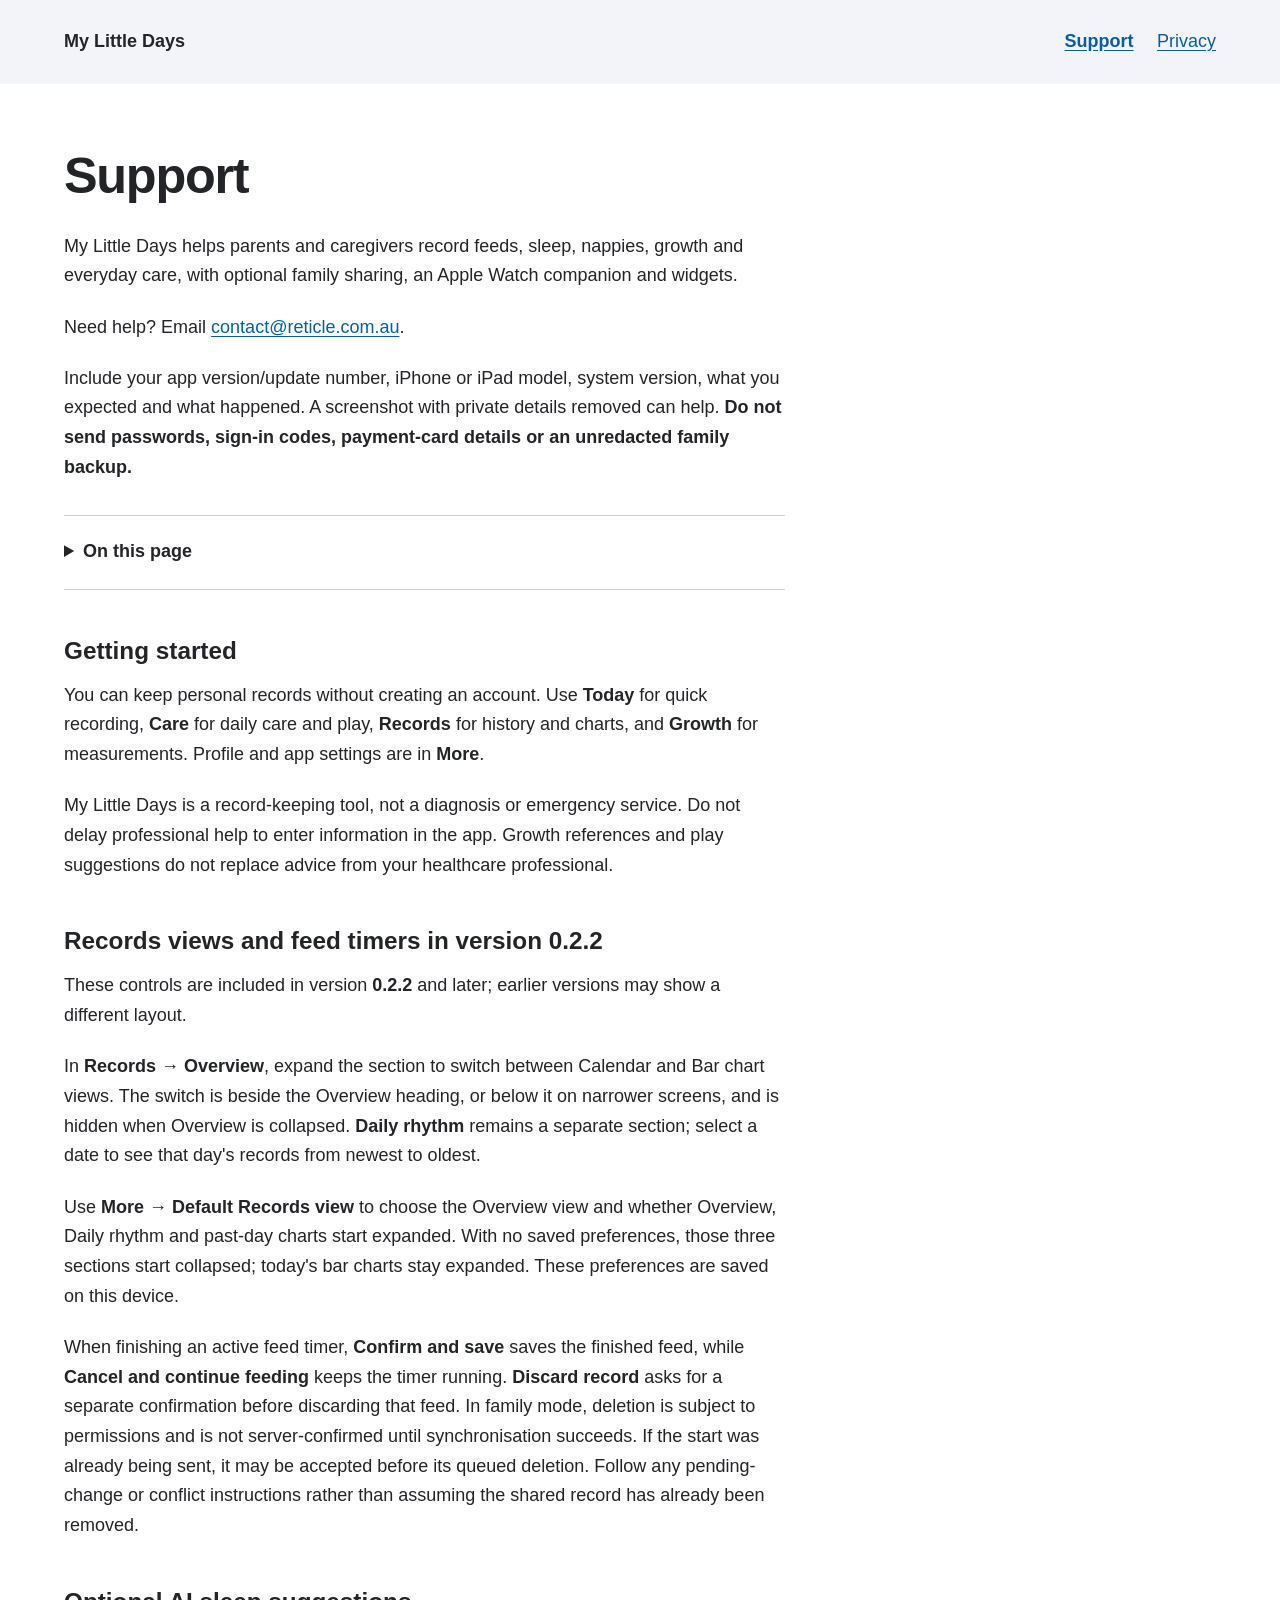
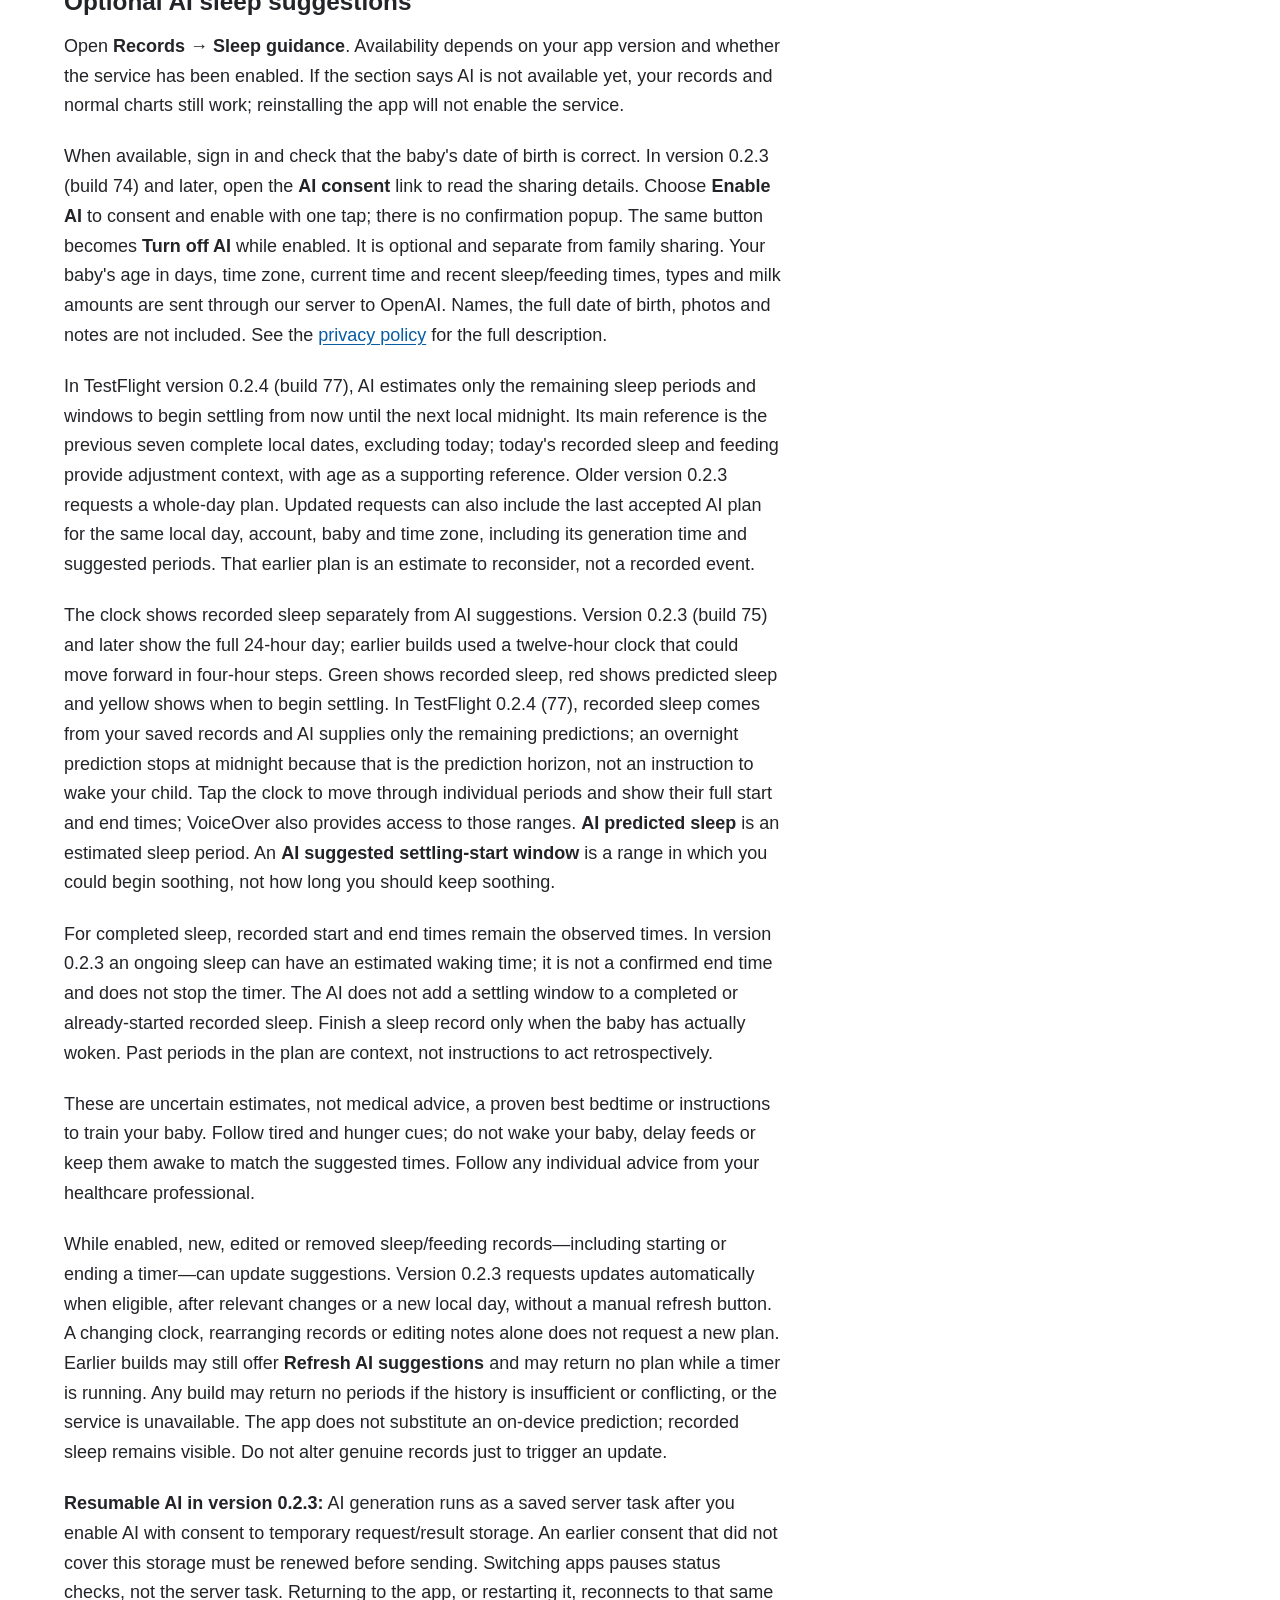
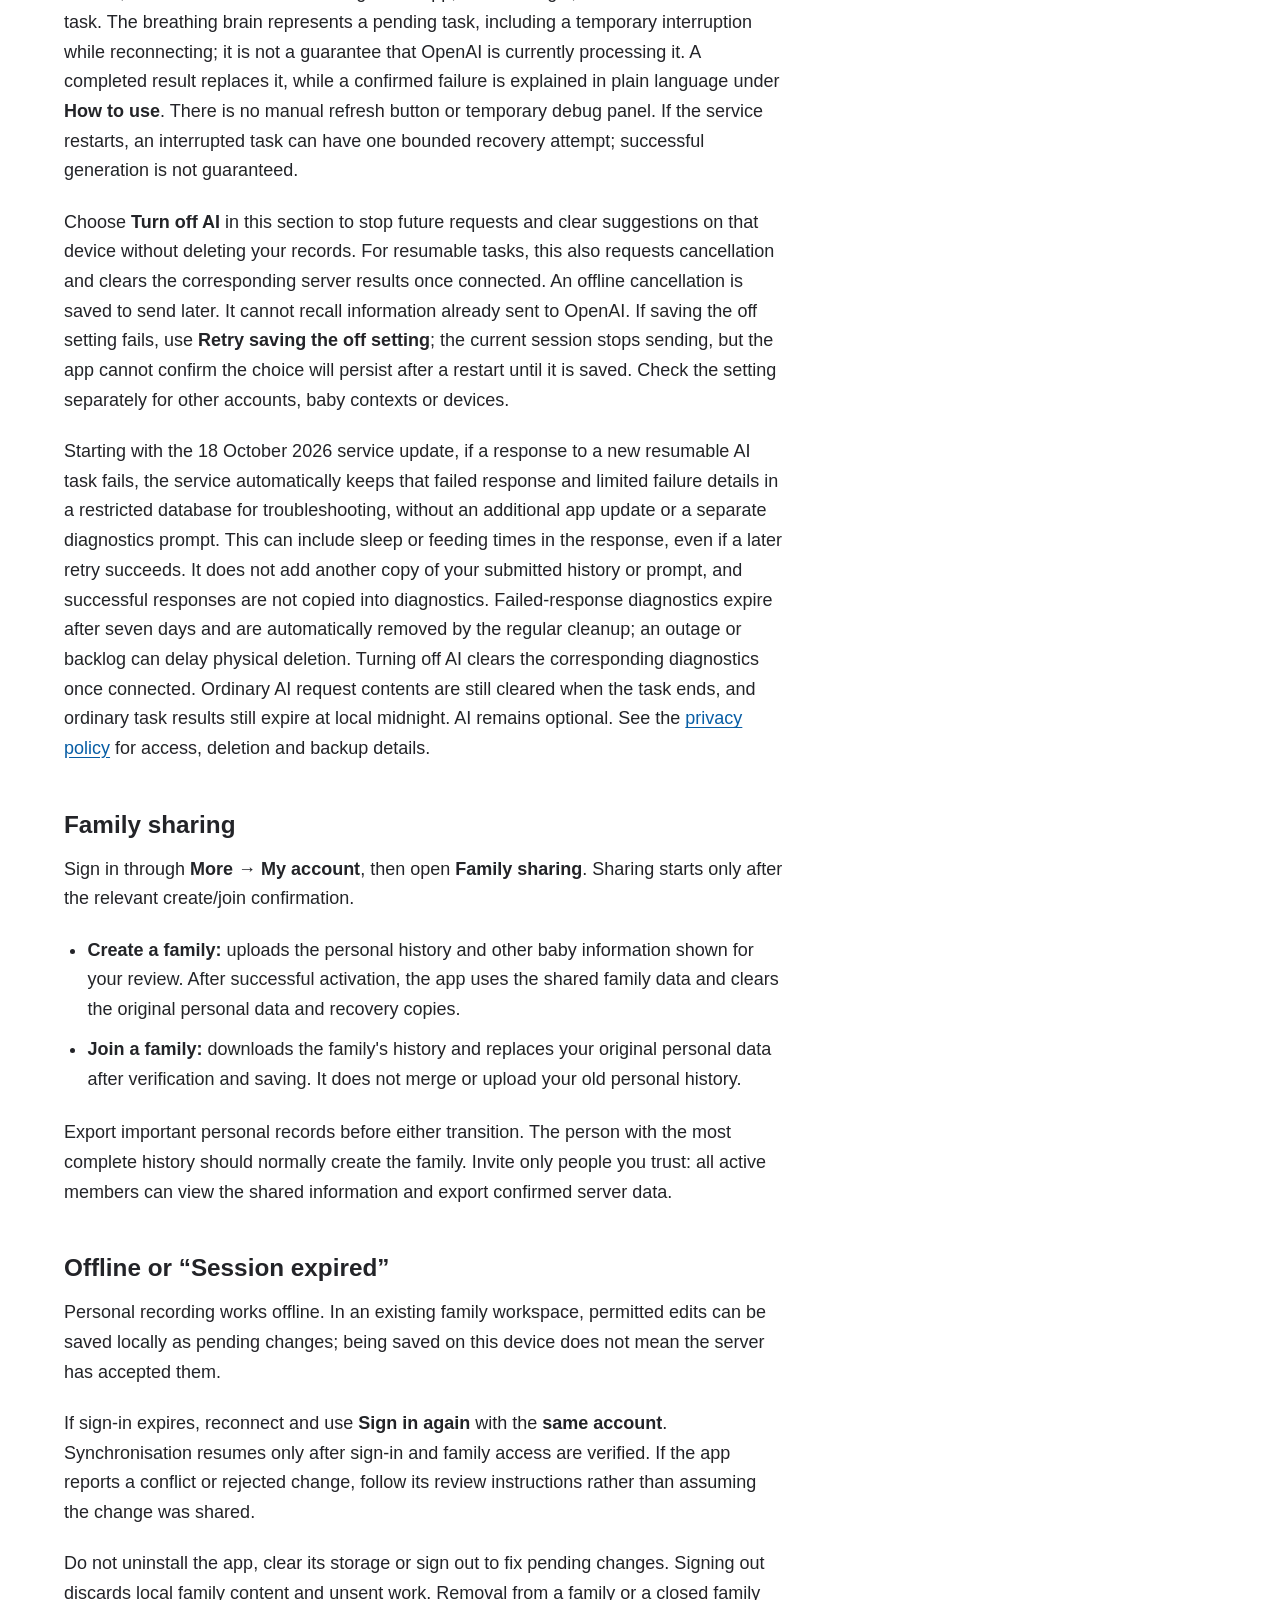
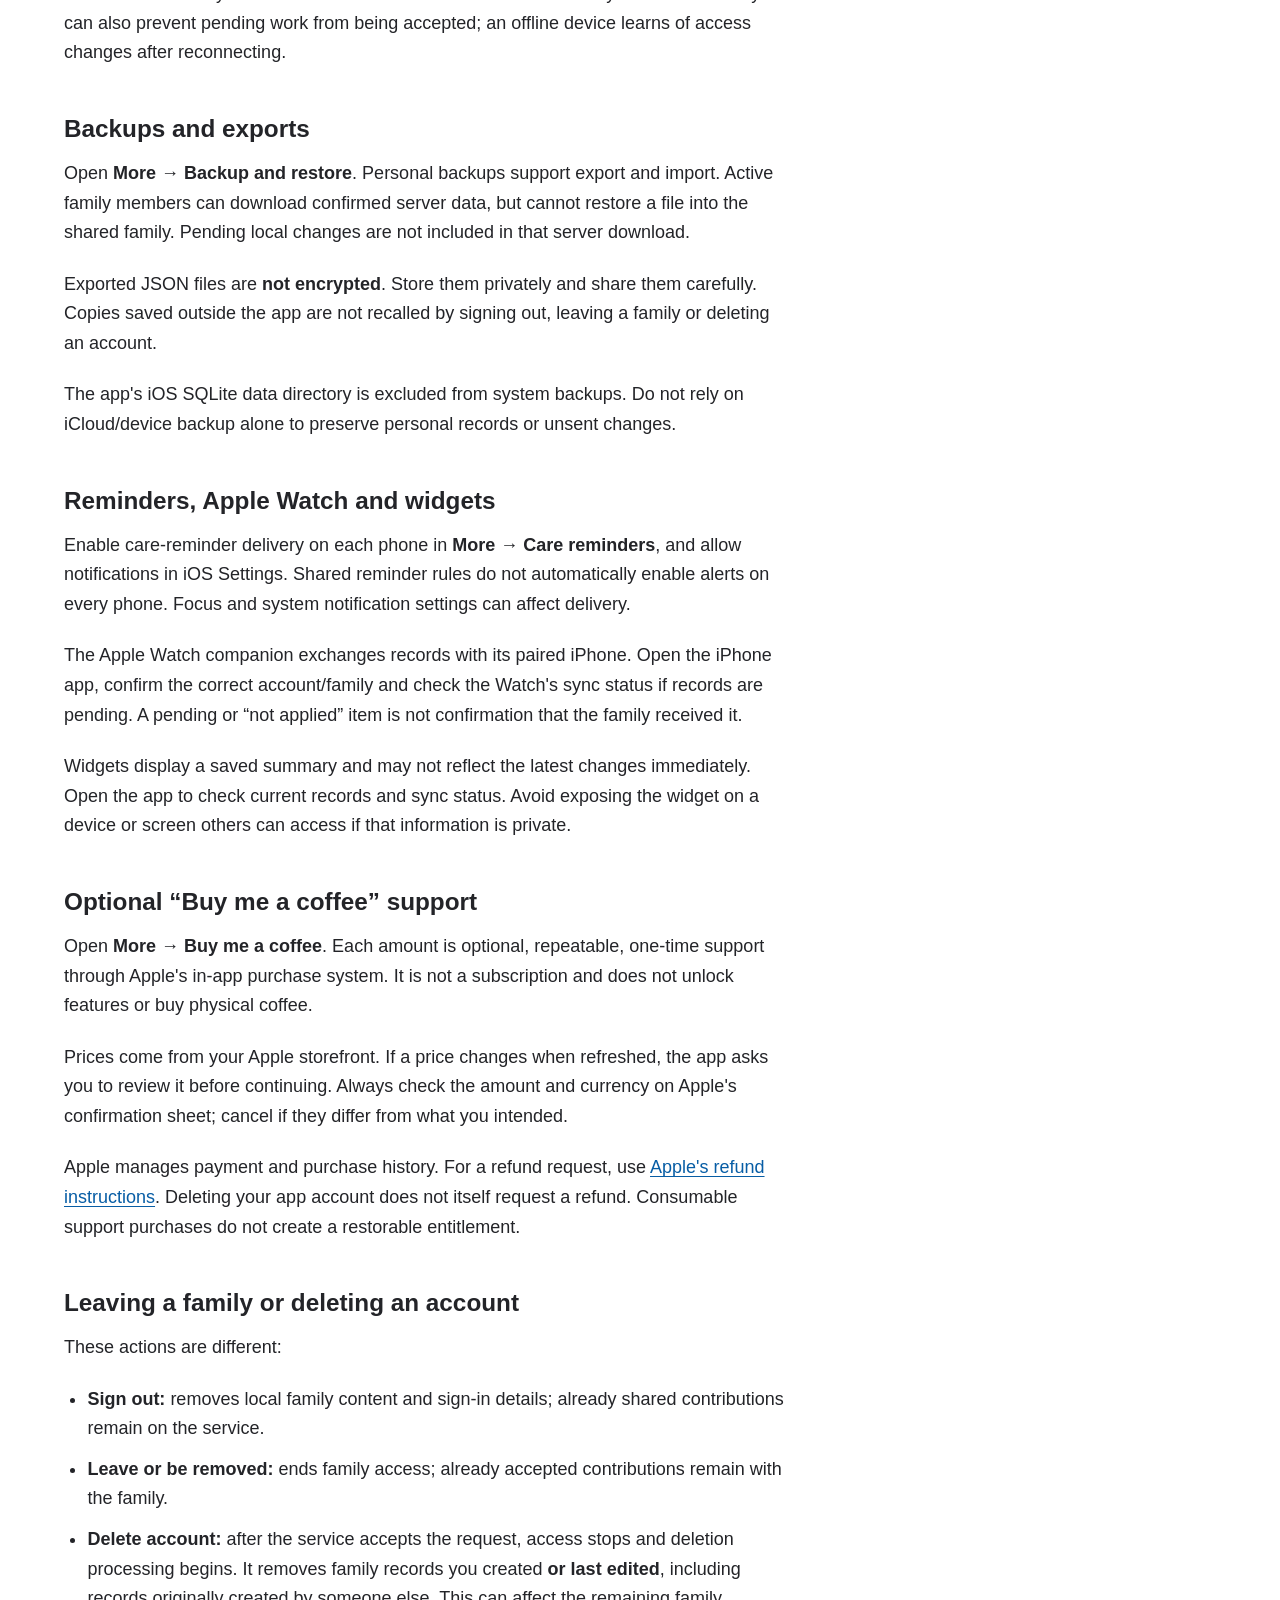
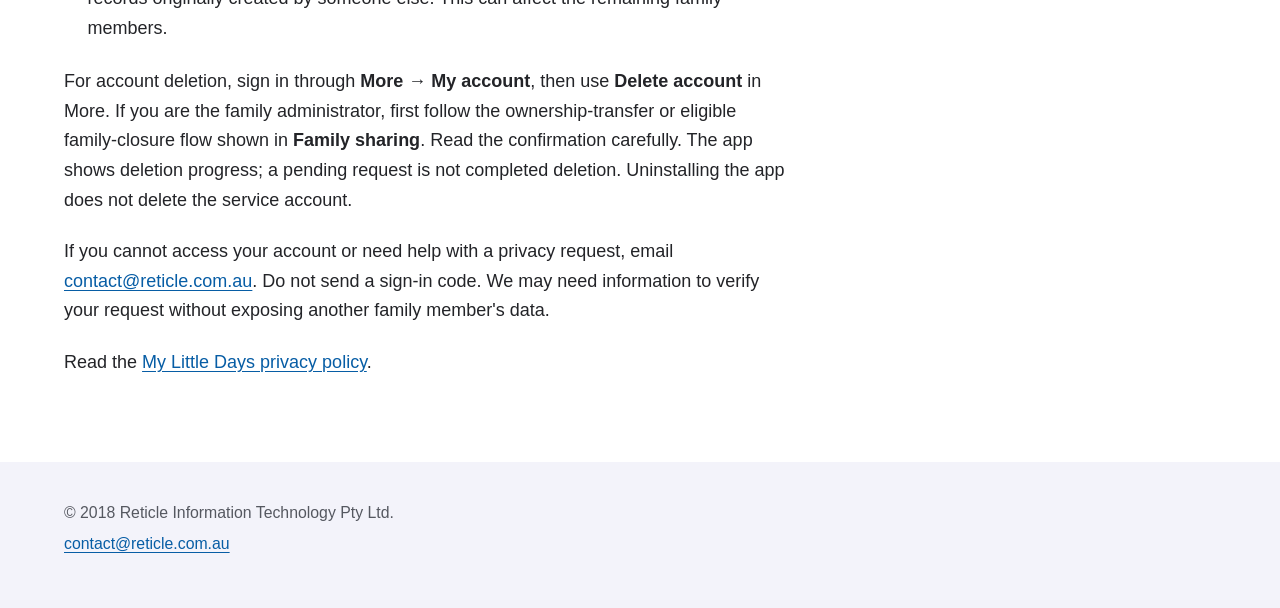
<file: docs/index.html>
<!doctype html>
<html lang="en-AU"><head><meta charset="utf-8"><meta name="viewport" content="width=device-width, initial-scale=1"><meta name="color-scheme" content="light dark"><meta name="referrer" content="strict-origin-when-cross-origin"><title>Support | My Little Days</title><meta name="description" content="Help with My Little Days: personal records, family sharing, backups, reminders, Apple Watch and account deletion."><link rel="stylesheet" href="styles.css"></head>
<body><a class="skip" href="#main">Skip to content</a><header class="masthead"><a class="brand" href="./">My Little Days</a><nav aria-label="Main"><a href="./" aria-current="page">Support</a><a href="privacy/">Privacy</a></nav></header>
<main id="main"><h1 class="page-title">Support</h1><article class="document" aria-label="Support"><p>My Little Days helps parents and caregivers record feeds, sleep, nappies, growth and everyday care, with optional family sharing, an Apple Watch companion and widgets.</p>
<p>Need help? Email <a href="mailto:contact@reticle.com.au">contact@reticle.com.au</a>.</p>
<p>Include your app version/update number, iPhone or iPad model, system version, what you expected and what happened. A screenshot with private details removed can help. <strong>Do not send passwords, sign-in codes, payment-card details or an unredacted family backup.</strong></p>
<details class="contents"><summary>On this page</summary><ul><li><a href="#getting-started">Getting started</a></li><li><a href="#records-views-and-feed-timers-in-version-0-2-2">Records views and feed timers in version 0.2.2</a></li><li><a href="#optional-ai-sleep-suggestions">Optional AI sleep suggestions</a></li><li><a href="#family-sharing">Family sharing</a></li><li><a href="#offline-or-session-expired">Offline or “Session expired”</a></li><li><a href="#backups-and-exports">Backups and exports</a></li><li><a href="#reminders-apple-watch-and-widgets">Reminders, Apple Watch and widgets</a></li><li><a href="#optional-buy-me-a-coffee-support">Optional “Buy me a coffee” support</a></li><li><a href="#leaving-a-family-or-deleting-an-account">Leaving a family or deleting an account</a></li></ul></details>
<h2 id="getting-started">Getting started</h2>
<p>You can keep personal records without creating an account. Use <strong>Today</strong> for quick recording, <strong>Care</strong> for daily care and play, <strong>Records</strong> for history and charts, and <strong>Growth</strong> for measurements. Profile and app settings are in <strong>More</strong>.</p>
<p>My Little Days is a record-keeping tool, not a diagnosis or emergency service. Do not delay professional help to enter information in the app. Growth references and play suggestions do not replace advice from your healthcare professional.</p>
<h2 id="records-views-and-feed-timers-in-version-0-2-2">Records views and feed timers in version 0.2.2</h2>
<p>These controls are included in version <strong>0.2.2</strong> and later; earlier versions may show a different layout.</p>
<p>In <strong>Records → Overview</strong>, expand the section to switch between Calendar and Bar chart views. The switch is beside the Overview heading, or below it on narrower screens, and is hidden when Overview is collapsed. <strong>Daily rhythm</strong> remains a separate section; select a date to see that day's records from newest to oldest.</p>
<p>Use <strong>More → Default Records view</strong> to choose the Overview view and whether Overview, Daily rhythm and past-day charts start expanded. With no saved preferences, those three sections start collapsed; today's bar charts stay expanded. These preferences are saved on this device.</p>
<p>When finishing an active feed timer, <strong>Confirm and save</strong> saves the finished feed, while <strong>Cancel and continue feeding</strong> keeps the timer running. <strong>Discard record</strong> asks for a separate confirmation before discarding that feed. In family mode, deletion is subject to permissions and is not server-confirmed until synchronisation succeeds. If the start was already being sent, it may be accepted before its queued deletion. Follow any pending-change or conflict instructions rather than assuming the shared record has already been removed.</p>
<h2 id="optional-ai-sleep-suggestions">Optional AI sleep suggestions</h2>
<p>Open <strong>Records → Sleep guidance</strong>. Availability depends on your app version and whether the service has been enabled. If the section says AI is not available yet, your records and normal charts still work; reinstalling the app will not enable the service.</p>
<p>When available, sign in and check that the baby's date of birth is correct. In version 0.2.3 (build 74) and later, open the <strong>AI consent</strong> link to read the sharing details. Choose <strong>Enable AI</strong> to consent and enable with one tap; there is no confirmation popup. The same button becomes <strong>Turn off AI</strong> while enabled. It is optional and separate from family sharing. Your baby's age in days, time zone, current time and recent sleep/feeding times, types and milk amounts are sent through our server to OpenAI. Names, the full date of birth, photos and notes are not included. See the <a href="privacy/">privacy policy</a> for the full description.</p>
<p>In TestFlight version 0.2.4 (build 77), AI estimates only the remaining sleep periods and windows to begin settling from now until the next local midnight. Its main reference is the previous seven complete local dates, excluding today; today's recorded sleep and feeding provide adjustment context, with age as a supporting reference. Older version 0.2.3 requests a whole-day plan. Updated requests can also include the last accepted AI plan for the same local day, account, baby and time zone, including its generation time and suggested periods. That earlier plan is an estimate to reconsider, not a recorded event.</p>
<p>The clock shows recorded sleep separately from AI suggestions. Version 0.2.3 (build 75) and later show the full 24-hour day; earlier builds used a twelve-hour clock that could move forward in four-hour steps. Green shows recorded sleep, red shows predicted sleep and yellow shows when to begin settling. In TestFlight 0.2.4 (77), recorded sleep comes from your saved records and AI supplies only the remaining predictions; an overnight prediction stops at midnight because that is the prediction horizon, not an instruction to wake your child. Tap the clock to move through individual periods and show their full start and end times; VoiceOver also provides access to those ranges. <strong>AI predicted sleep</strong> is an estimated sleep period. An <strong>AI suggested settling-start window</strong> is a range in which you could begin soothing, not how long you should keep soothing.</p>
<p>For completed sleep, recorded start and end times remain the observed times. In version 0.2.3 an ongoing sleep can have an estimated waking time; it is not a confirmed end time and does not stop the timer. The AI does not add a settling window to a completed or already-started recorded sleep. Finish a sleep record only when the baby has actually woken. Past periods in the plan are context, not instructions to act retrospectively.</p>
<p>These are uncertain estimates, not medical advice, a proven best bedtime or instructions to train your baby. Follow tired and hunger cues; do not wake your baby, delay feeds or keep them awake to match the suggested times. Follow any individual advice from your healthcare professional.</p>
<p>While enabled, new, edited or removed sleep/feeding records—including starting or ending a timer—can update suggestions. Version 0.2.3 requests updates automatically when eligible, after relevant changes or a new local day, without a manual refresh button. A changing clock, rearranging records or editing notes alone does not request a new plan. Earlier builds may still offer <strong>Refresh AI suggestions</strong> and may return no plan while a timer is running. Any build may return no periods if the history is insufficient or conflicting, or the service is unavailable. The app does not substitute an on-device prediction; recorded sleep remains visible. Do not alter genuine records just to trigger an update.</p>
<p><strong>Resumable AI in version 0.2.3:</strong> AI generation runs as a saved server task after you enable AI with consent to temporary request/result storage. An earlier consent that did not cover this storage must be renewed before sending. Switching apps pauses status checks, not the server task. Returning to the app, or restarting it, reconnects to that same task. The breathing brain represents a pending task, including a temporary interruption while reconnecting; it is not a guarantee that OpenAI is currently processing it. A completed result replaces it, while a confirmed failure is explained in plain language under <strong>How to use</strong>. There is no manual refresh button or temporary debug panel. If the service restarts, an interrupted task can have one bounded recovery attempt; successful generation is not guaranteed.</p>
<p>Choose <strong>Turn off AI</strong> in this section to stop future requests and clear suggestions on that device without deleting your records. For resumable tasks, this also requests cancellation and clears the corresponding server results once connected. An offline cancellation is saved to send later. It cannot recall information already sent to OpenAI. If saving the off setting fails, use <strong>Retry saving the off setting</strong>; the current session stops sending, but the app cannot confirm the choice will persist after a restart until it is saved. Check the setting separately for other accounts, baby contexts or devices.</p>
<p>Starting with the 18 October 2026 service update, if a response to a new resumable AI task fails, the service automatically keeps that failed response and limited failure details in a restricted database for troubleshooting, without an additional app update or a separate diagnostics prompt. This can include sleep or feeding times in the response, even if a later retry succeeds. It does not add another copy of your submitted history or prompt, and successful responses are not copied into diagnostics. Failed-response diagnostics expire after seven days and are automatically removed by the regular cleanup; an outage or backlog can delay physical deletion. Turning off AI clears the corresponding diagnostics once connected. Ordinary AI request contents are still cleared when the task ends, and ordinary task results still expire at local midnight. AI remains optional. See the <a href="privacy/">privacy policy</a> for access, deletion and backup details.</p>
<h2 id="family-sharing">Family sharing</h2>
<p>Sign in through <strong>More → My account</strong>, then open <strong>Family sharing</strong>. Sharing starts only after the relevant create/join confirmation.</p>
<ul><li><strong>Create a family:</strong> uploads the personal history and other baby information shown for your review. After successful activation, the app uses the shared family data and clears the original personal data and recovery copies.</li><li><strong>Join a family:</strong> downloads the family's history and replaces your original personal data after verification and saving. It does not merge or upload your old personal history.</li></ul>
<p>Export important personal records before either transition. The person with the most complete history should normally create the family. Invite only people you trust: all active members can view the shared information and export confirmed server data.</p>
<h2 id="offline-or-session-expired">Offline or “Session expired”</h2>
<p>Personal recording works offline. In an existing family workspace, permitted edits can be saved locally as pending changes; being saved on this device does not mean the server has accepted them.</p>
<p>If sign-in expires, reconnect and use <strong>Sign in again</strong> with the <strong>same account</strong>. Synchronisation resumes only after sign-in and family access are verified. If the app reports a conflict or rejected change, follow its review instructions rather than assuming the change was shared.</p>
<p>Do not uninstall the app, clear its storage or sign out to fix pending changes. Signing out discards local family content and unsent work. Removal from a family or a closed family can also prevent pending work from being accepted; an offline device learns of access changes after reconnecting.</p>
<h2 id="backups-and-exports">Backups and exports</h2>
<p>Open <strong>More → Backup and restore</strong>. Personal backups support export and import. Active family members can download confirmed server data, but cannot restore a file into the shared family. Pending local changes are not included in that server download.</p>
<p>Exported JSON files are <strong>not encrypted</strong>. Store them privately and share them carefully. Copies saved outside the app are not recalled by signing out, leaving a family or deleting an account.</p>
<p>The app's iOS SQLite data directory is excluded from system backups. Do not rely on iCloud/device backup alone to preserve personal records or unsent changes.</p>
<h2 id="reminders-apple-watch-and-widgets">Reminders, Apple Watch and widgets</h2>
<p>Enable care-reminder delivery on each phone in <strong>More → Care reminders</strong>, and allow notifications in iOS Settings. Shared reminder rules do not automatically enable alerts on every phone. Focus and system notification settings can affect delivery.</p>
<p>The Apple Watch companion exchanges records with its paired iPhone. Open the iPhone app, confirm the correct account/family and check the Watch's sync status if records are pending. A pending or “not applied” item is not confirmation that the family received it.</p>
<p>Widgets display a saved summary and may not reflect the latest changes immediately. Open the app to check current records and sync status. Avoid exposing the widget on a device or screen others can access if that information is private.</p>
<h2 id="optional-buy-me-a-coffee-support">Optional “Buy me a coffee” support</h2>
<p>Open <strong>More → Buy me a coffee</strong>. Each amount is optional, repeatable, one-time support through Apple's in-app purchase system. It is not a subscription and does not unlock features or buy physical coffee.</p>
<p>Prices come from your Apple storefront. If a price changes when refreshed, the app asks you to review it before continuing. Always check the amount and currency on Apple's confirmation sheet; cancel if they differ from what you intended.</p>
<p>Apple manages payment and purchase history. For a refund request, use <a href="https://support.apple.com/en-au/118223">Apple's refund instructions</a>. Deleting your app account does not itself request a refund. Consumable support purchases do not create a restorable entitlement.</p>
<h2 id="leaving-a-family-or-deleting-an-account">Leaving a family or deleting an account</h2>
<p>These actions are different:</p>
<ul><li><strong>Sign out:</strong> removes local family content and sign-in details; already shared contributions remain on the service.</li><li><strong>Leave or be removed:</strong> ends family access; already accepted contributions remain with the family.</li><li><strong>Delete account:</strong> after the service accepts the request, access stops and deletion processing begins. It removes family records you created <strong>or last edited</strong>, including records originally created by someone else. This can affect the remaining family members.</li></ul>
<p>For account deletion, sign in through <strong>More → My account</strong>, then use <strong>Delete account</strong> in More. If you are the family administrator, first follow the ownership-transfer or eligible family-closure flow shown in <strong>Family sharing</strong>. Read the confirmation carefully. The app shows deletion progress; a pending request is not completed deletion. Uninstalling the app does not delete the service account.</p>
<p>If you cannot access your account or need help with a privacy request, email <a href="mailto:contact@reticle.com.au">contact@reticle.com.au</a>. Do not send a sign-in code. We may need information to verify your request without exposing another family member's data.</p>
<p>Read the <a href="privacy/">My Little Days privacy policy</a>.</p></article></main>
<footer><p>© 2018 Reticle Information Technology Pty Ltd.</p><p><a href="mailto:contact@reticle.com.au">contact@reticle.com.au</a></p></footer></body></html>
</file>
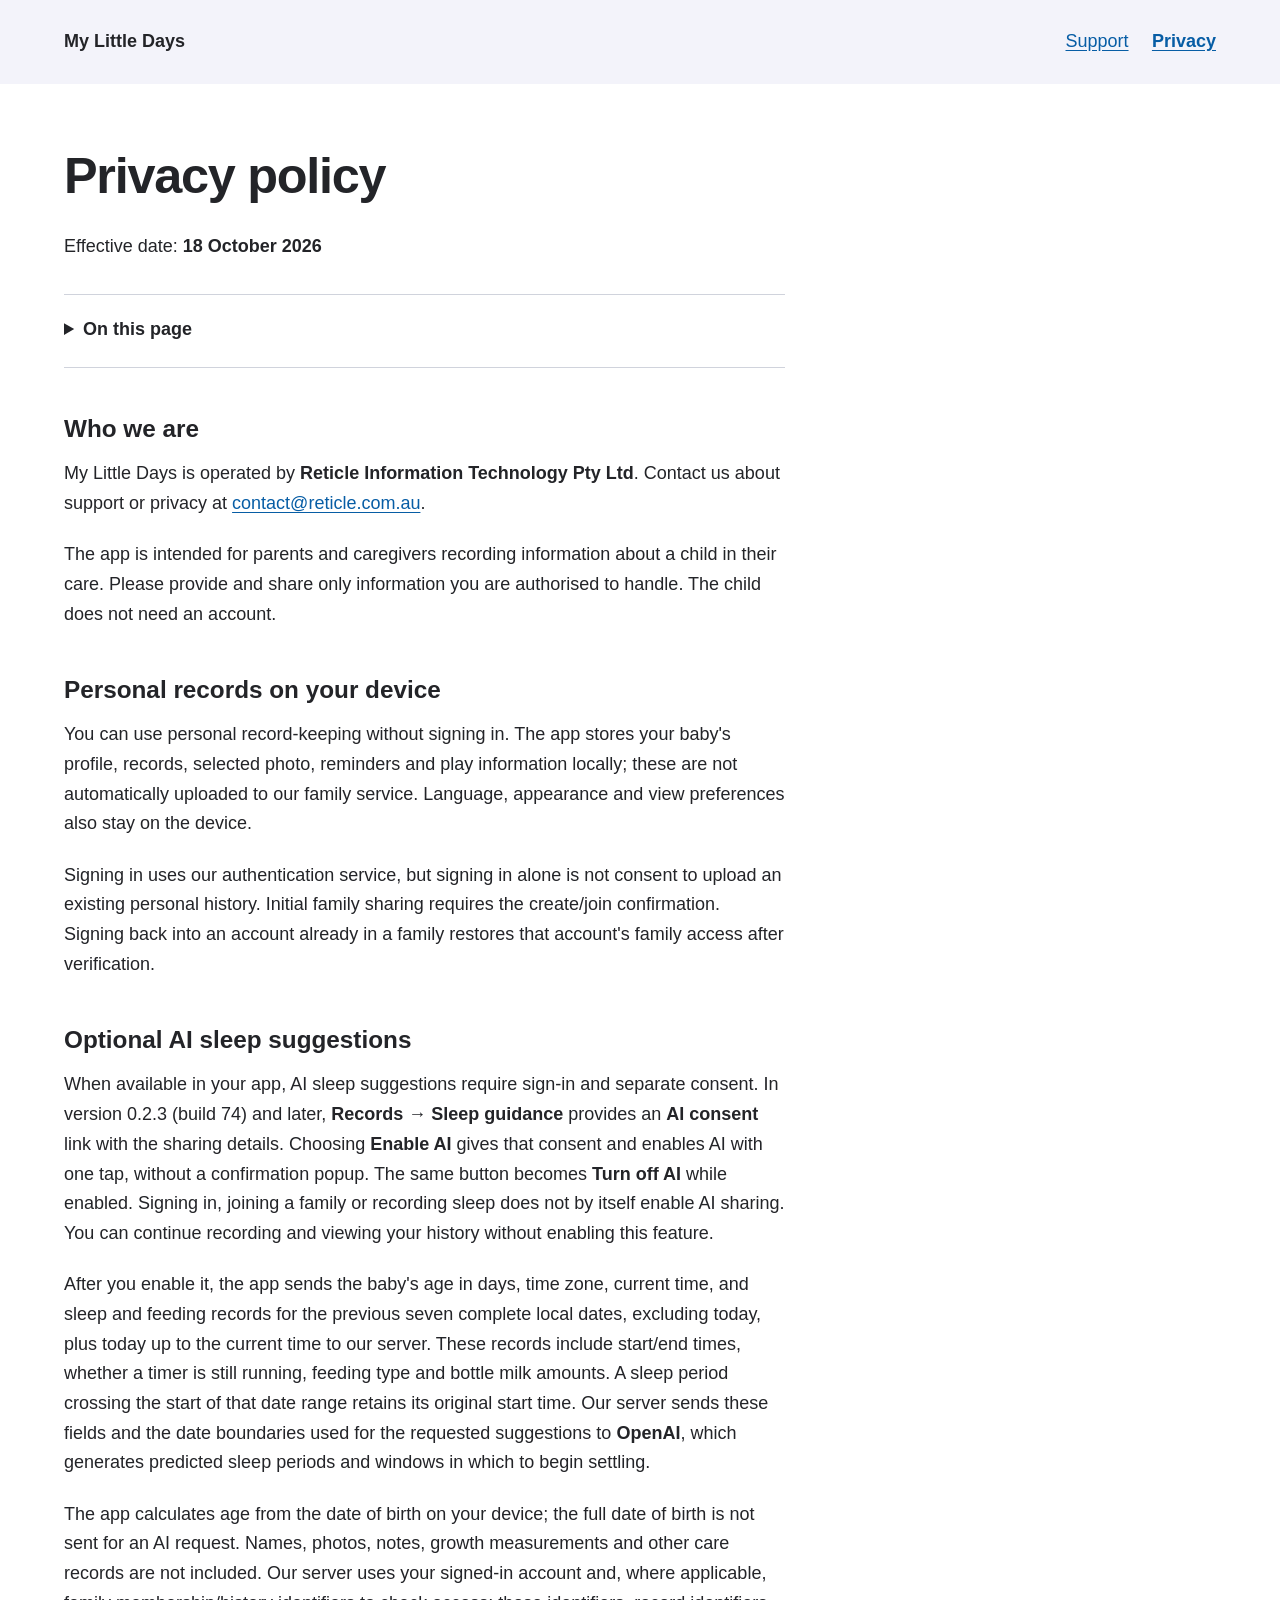
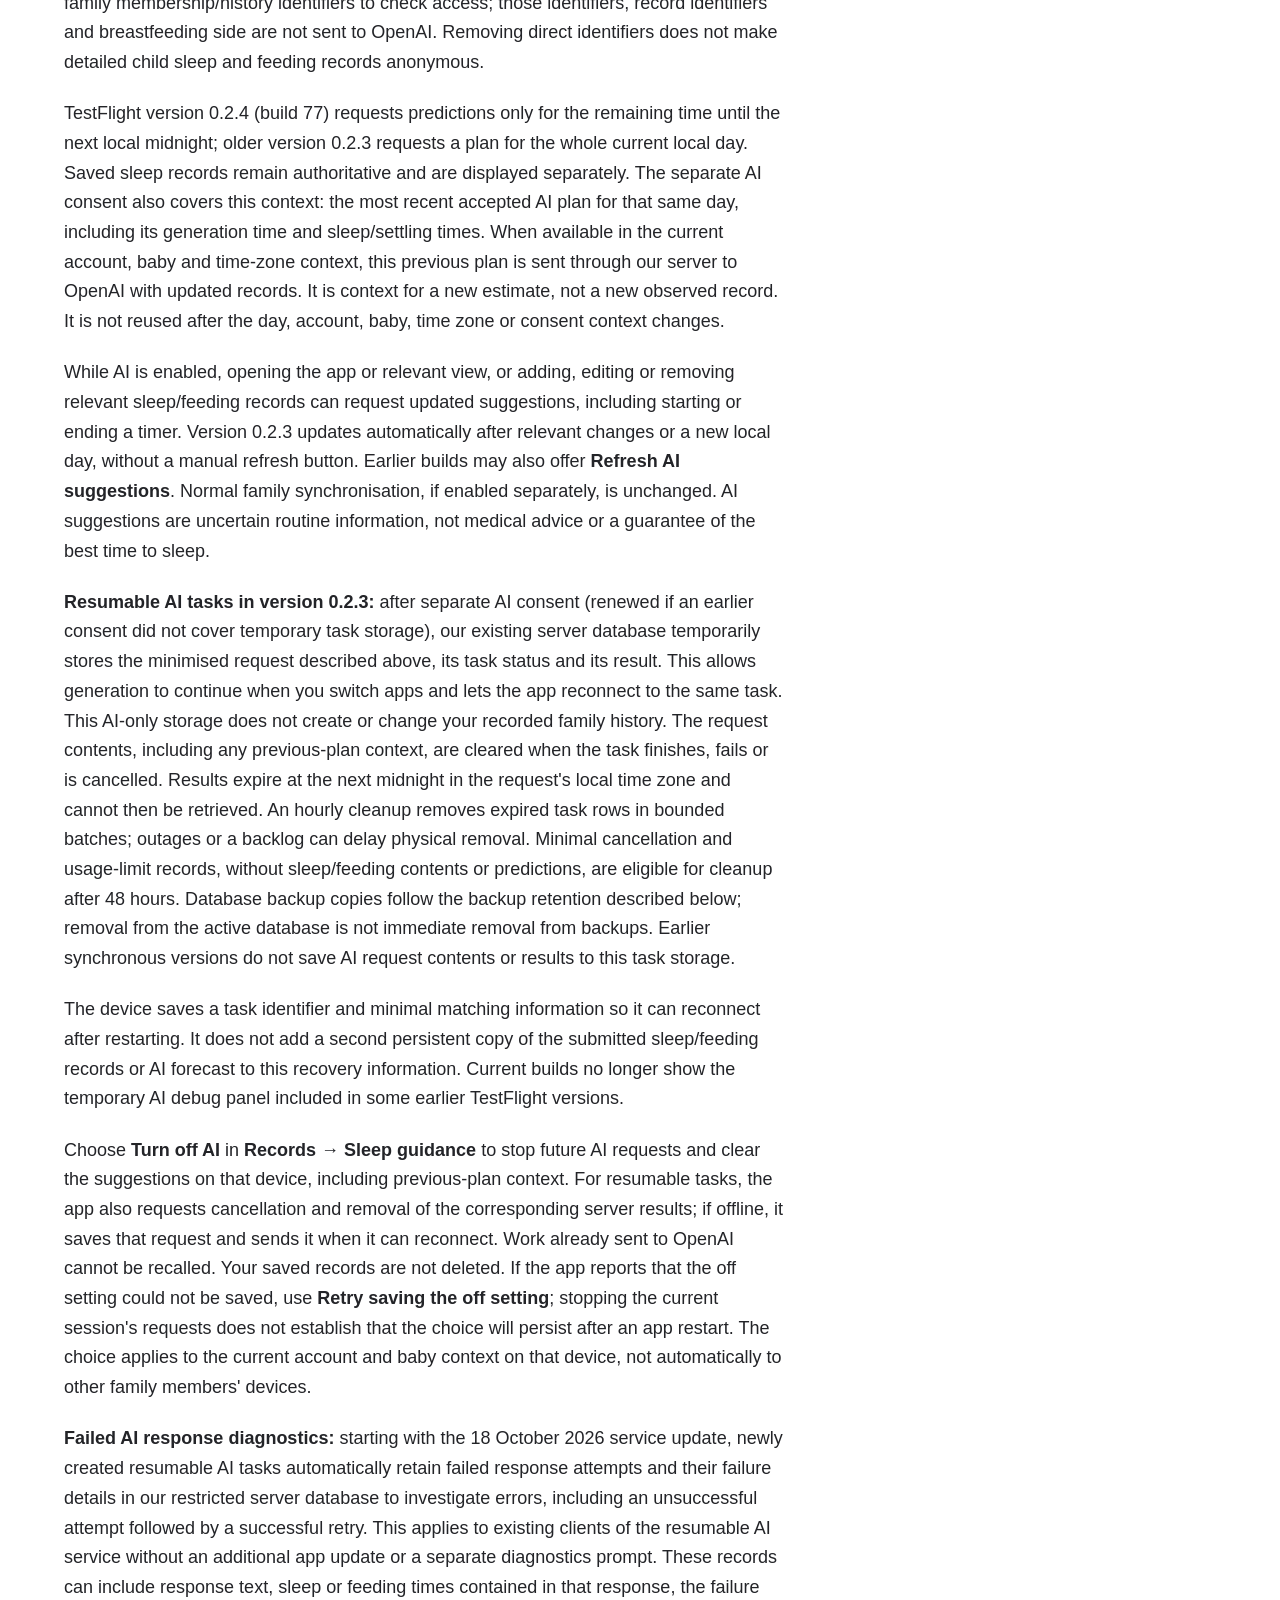
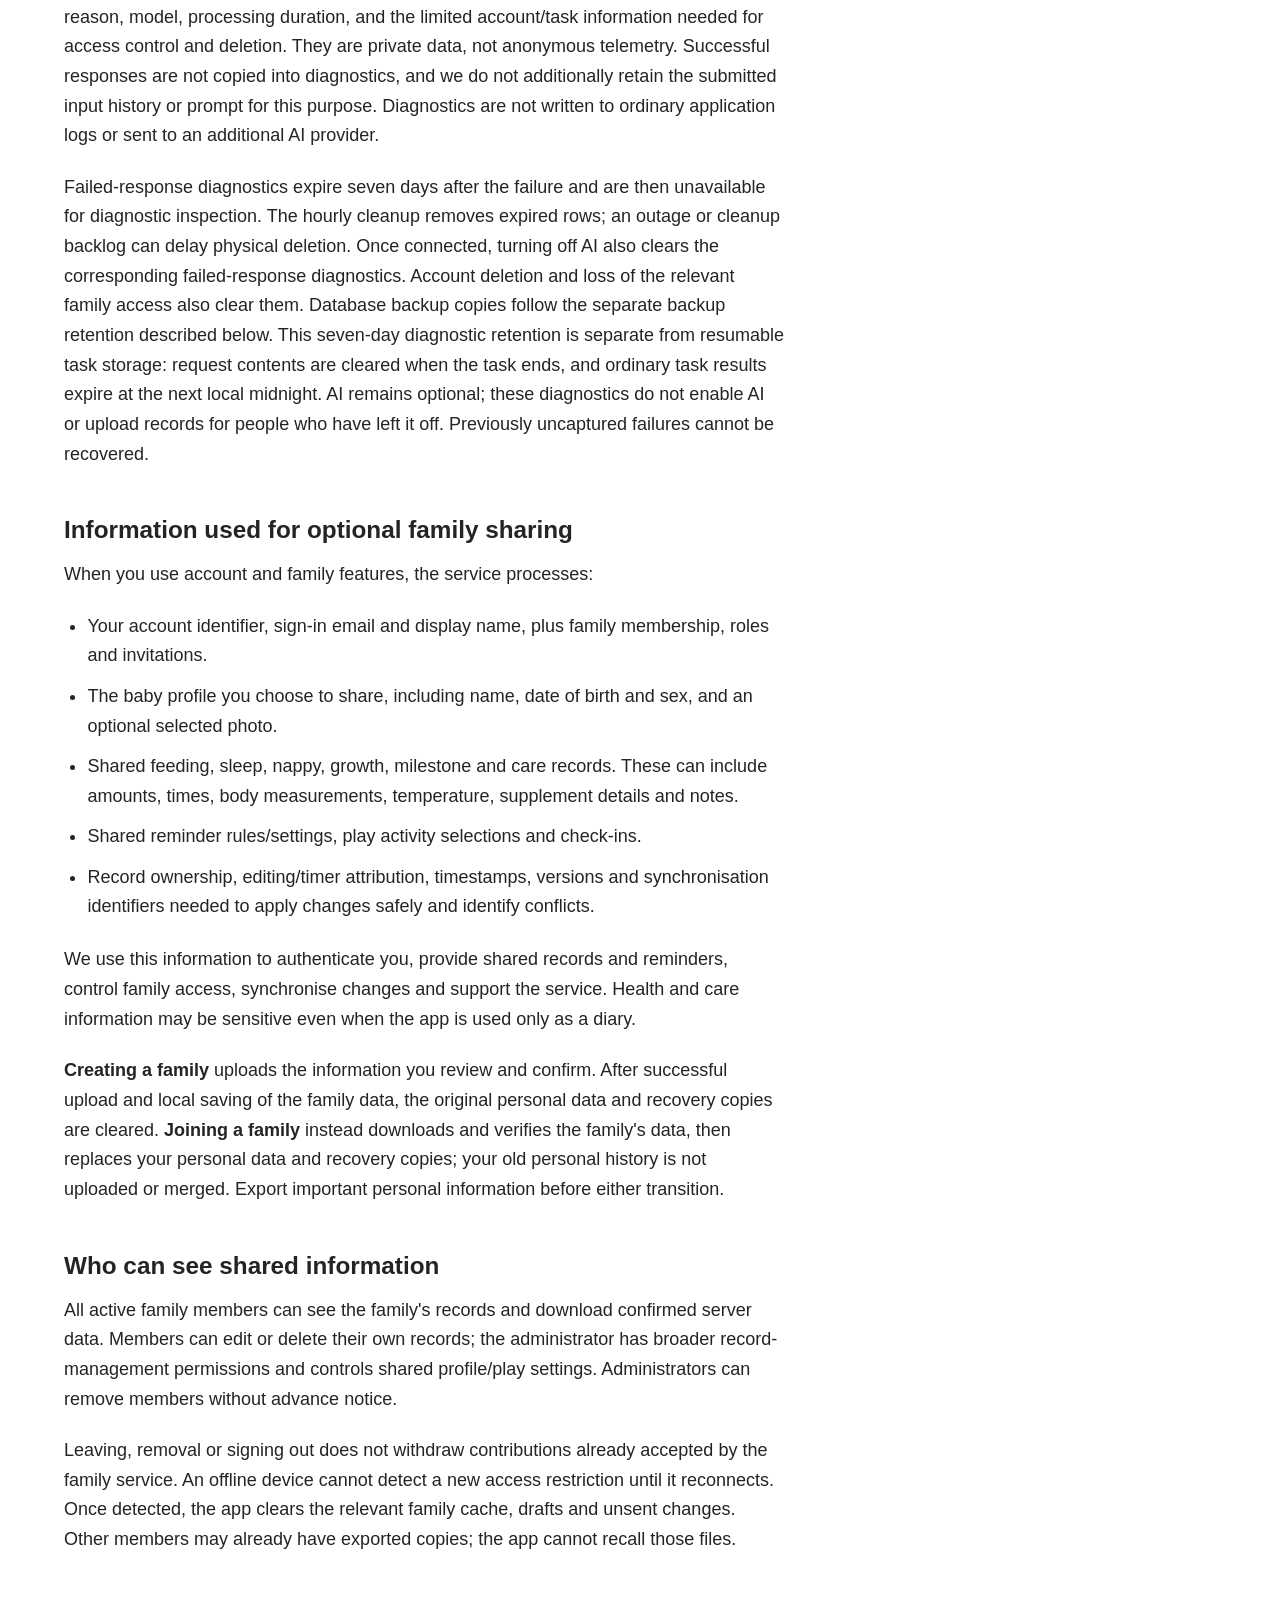
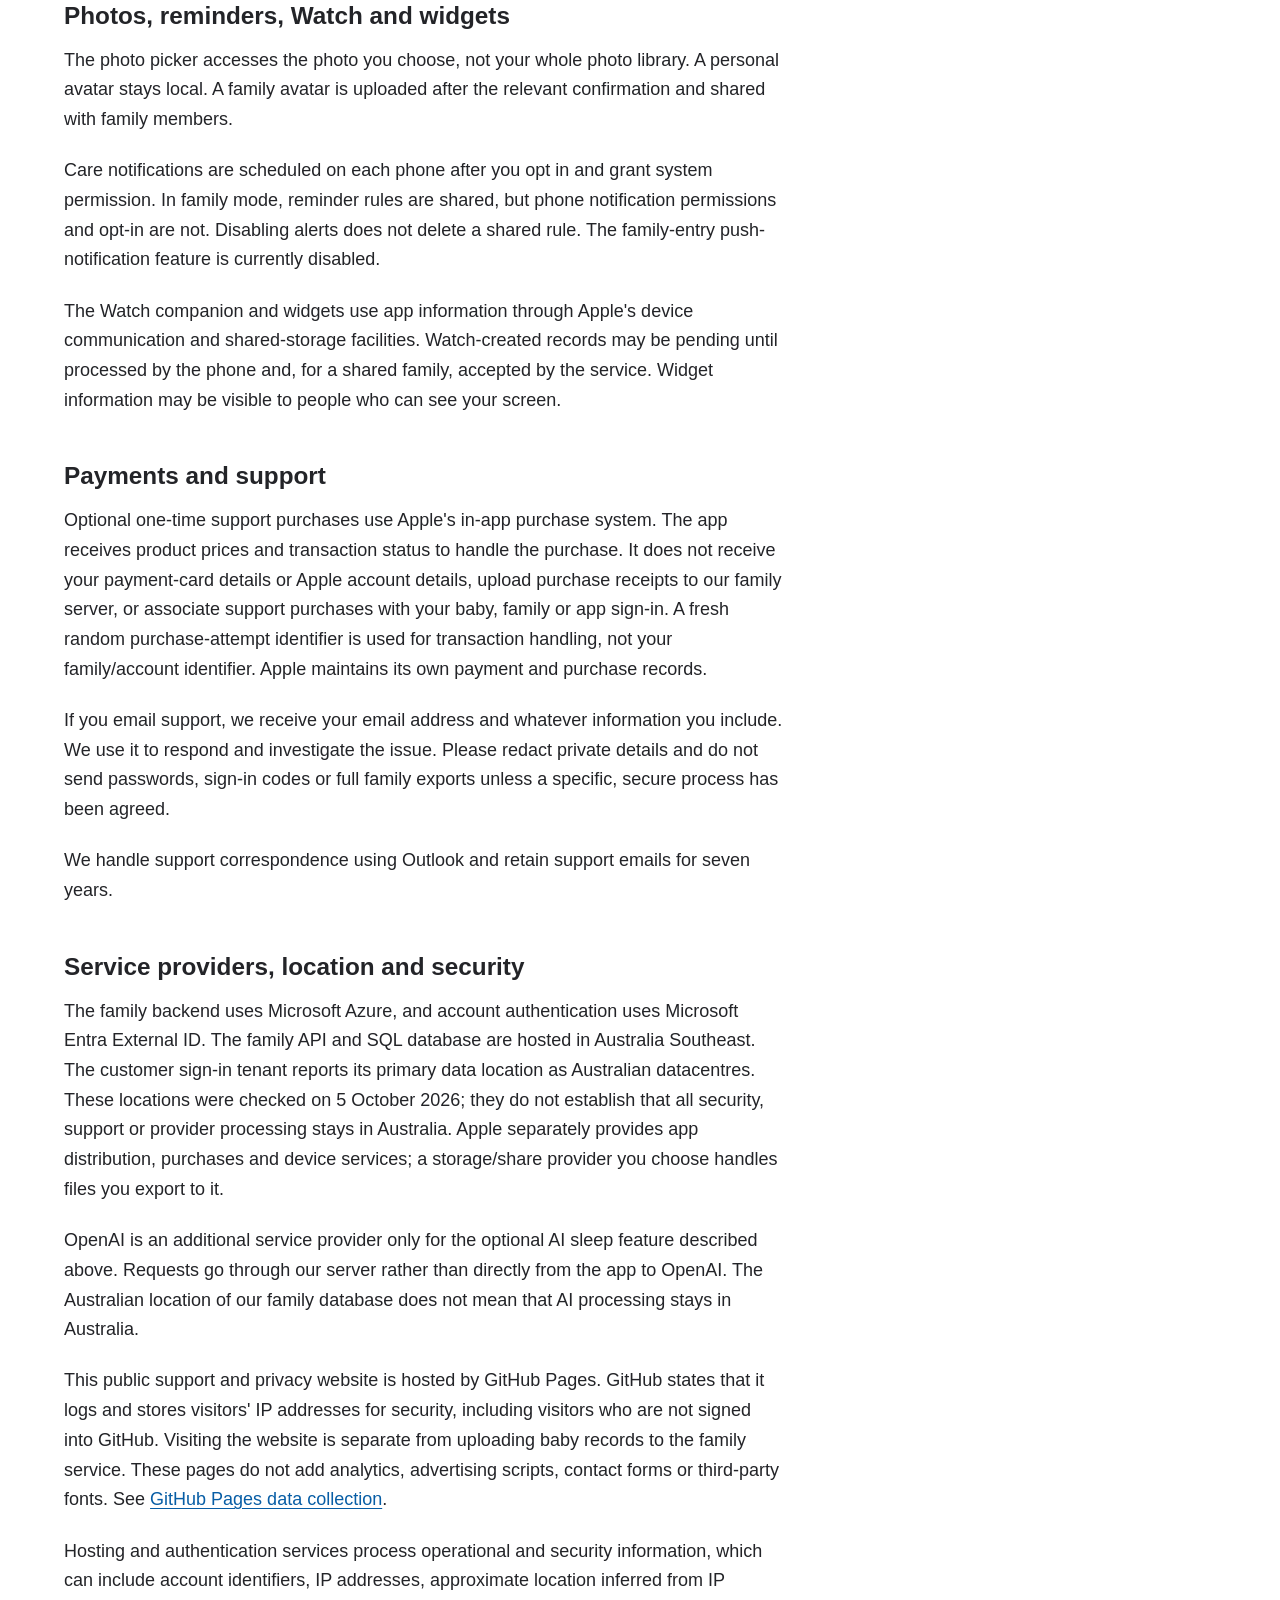
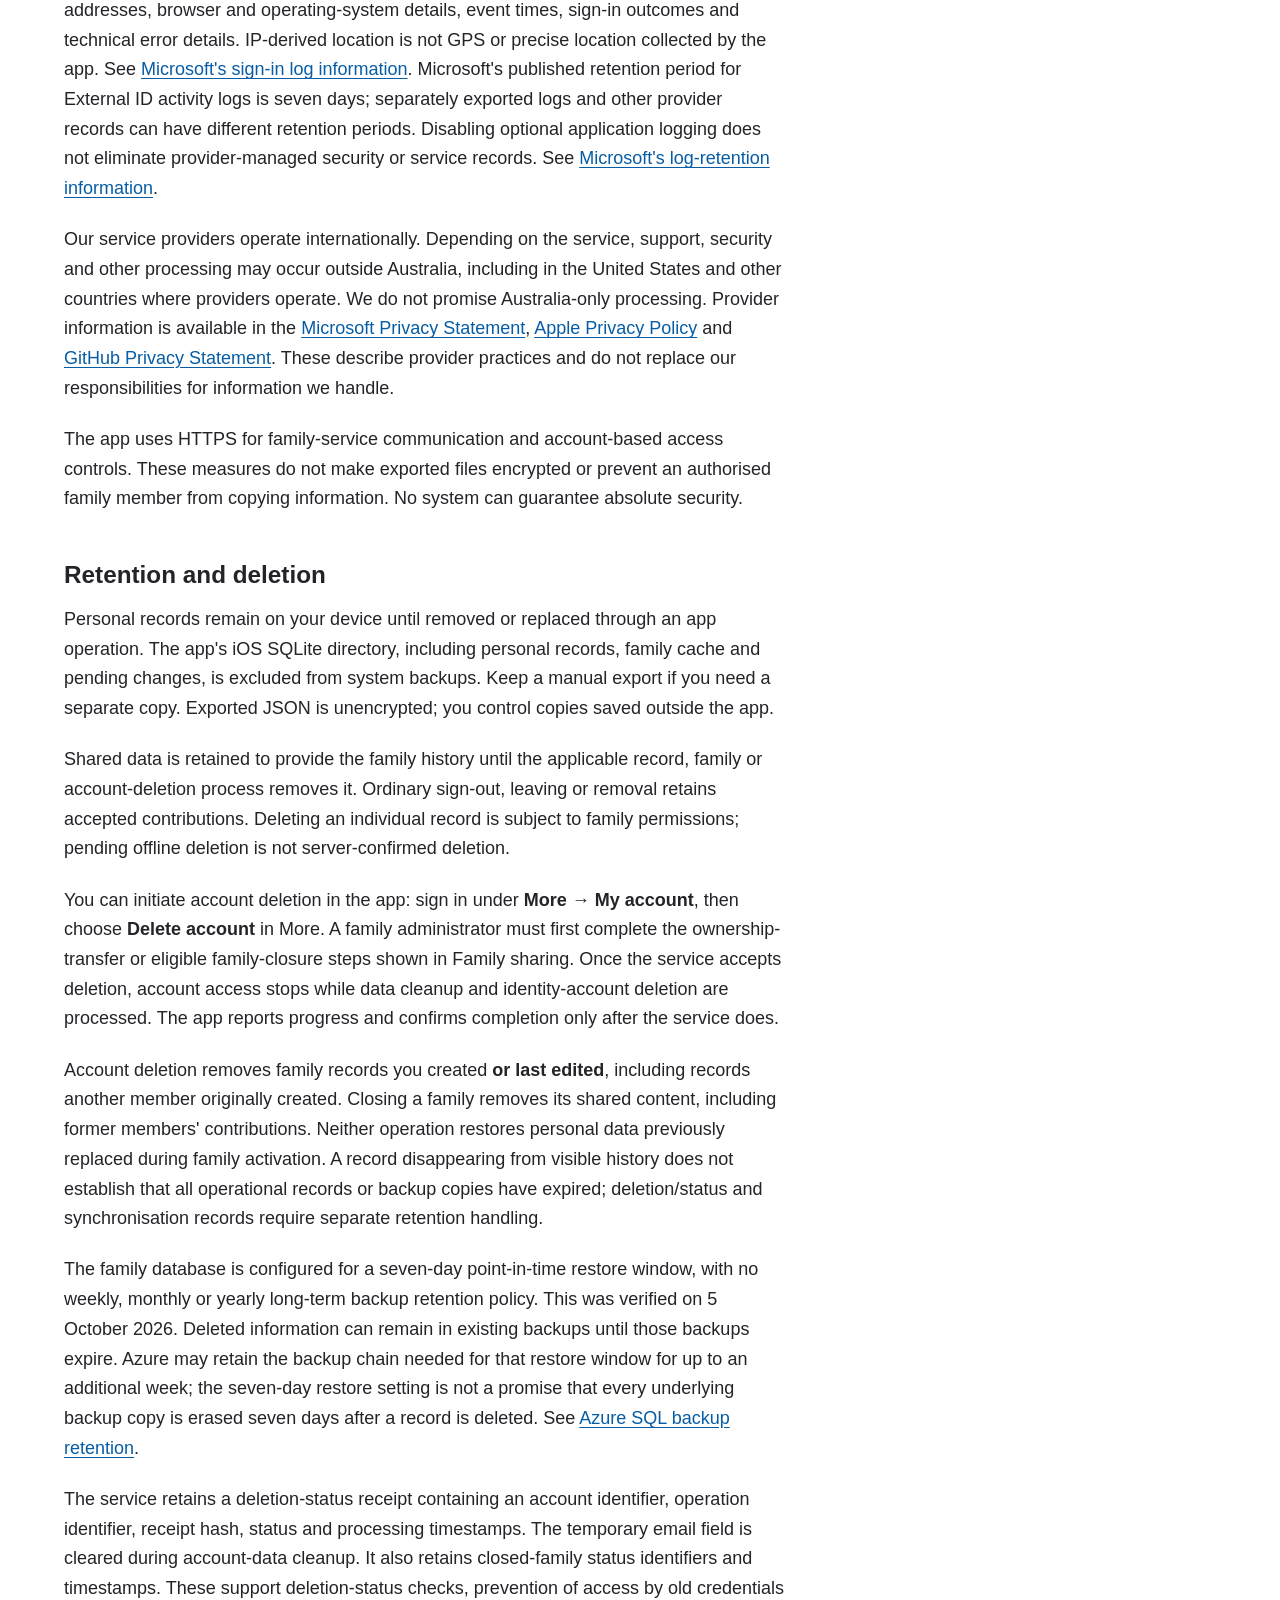
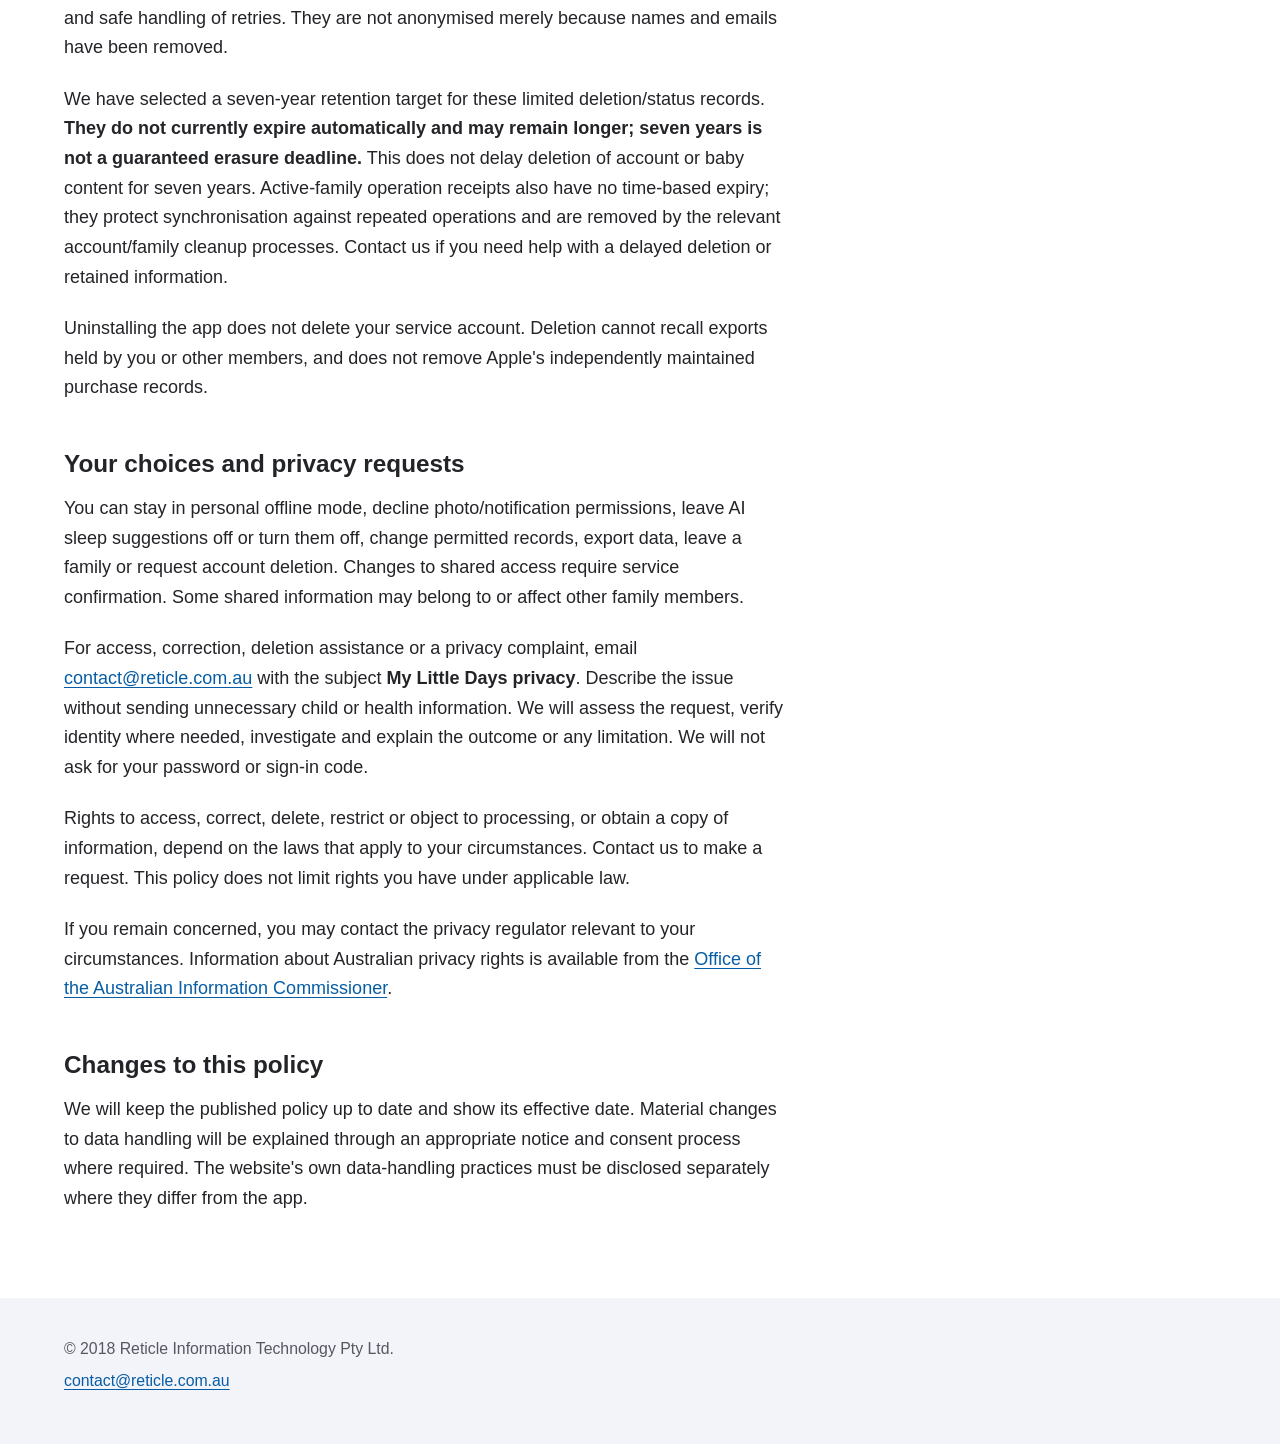
<file: docs/privacy/index.html>
<!doctype html>
<html lang="en-AU"><head><meta charset="utf-8"><meta name="viewport" content="width=device-width, initial-scale=1"><meta name="color-scheme" content="light dark"><meta name="referrer" content="strict-origin-when-cross-origin"><title>Privacy policy | My Little Days</title><meta name="description" content="How My Little Days handles personal records, optional family sharing, support, purchases, retention and deletion."><link rel="stylesheet" href="../styles.css"></head>
<body><a class="skip" href="#main">Skip to content</a><header class="masthead"><a class="brand" href="../">My Little Days</a><nav aria-label="Main"><a href="../">Support</a><a href="../privacy/" aria-current="page">Privacy</a></nav></header>
<main id="main"><h1 class="page-title">Privacy policy</h1><article class="document" aria-label="Privacy policy"><p>Effective date: <strong>18 October 2026</strong></p>
<details class="contents"><summary>On this page</summary><ul><li><a href="#who-we-are">Who we are</a></li><li><a href="#personal-records-on-your-device">Personal records on your device</a></li><li><a href="#optional-ai-sleep-suggestions">Optional AI sleep suggestions</a></li><li><a href="#information-used-for-optional-family-sharing">Information used for optional family sharing</a></li><li><a href="#who-can-see-shared-information">Who can see shared information</a></li><li><a href="#photos-reminders-watch-and-widgets">Photos, reminders, Watch and widgets</a></li><li><a href="#payments-and-support">Payments and support</a></li><li><a href="#service-providers-location-and-security">Service providers, location and security</a></li><li><a href="#retention-and-deletion">Retention and deletion</a></li><li><a href="#your-choices-and-privacy-requests">Your choices and privacy requests</a></li><li><a href="#changes-to-this-policy">Changes to this policy</a></li></ul></details>
<h2 id="who-we-are">Who we are</h2>
<p>My Little Days is operated by <strong>Reticle Information Technology Pty Ltd</strong>. Contact us about support or privacy at <a href="mailto:contact@reticle.com.au">contact@reticle.com.au</a>.</p>
<p>The app is intended for parents and caregivers recording information about a child in their care. Please provide and share only information you are authorised to handle. The child does not need an account.</p>
<h2 id="personal-records-on-your-device">Personal records on your device</h2>
<p>You can use personal record-keeping without signing in. The app stores your baby's profile, records, selected photo, reminders and play information locally; these are not automatically uploaded to our family service. Language, appearance and view preferences also stay on the device.</p>
<p>Signing in uses our authentication service, but signing in alone is not consent to upload an existing personal history. Initial family sharing requires the create/join confirmation. Signing back into an account already in a family restores that account's family access after verification.</p>
<h2 id="optional-ai-sleep-suggestions">Optional AI sleep suggestions</h2>
<p>When available in your app, AI sleep suggestions require sign-in and separate consent. In version 0.2.3 (build 74) and later, <strong>Records → Sleep guidance</strong> provides an <strong>AI consent</strong> link with the sharing details. Choosing <strong>Enable AI</strong> gives that consent and enables AI with one tap, without a confirmation popup. The same button becomes <strong>Turn off AI</strong> while enabled. Signing in, joining a family or recording sleep does not by itself enable AI sharing. You can continue recording and viewing your history without enabling this feature.</p>
<p>After you enable it, the app sends the baby's age in days, time zone, current time, and sleep and feeding records for the previous seven complete local dates, excluding today, plus today up to the current time to our server. These records include start/end times, whether a timer is still running, feeding type and bottle milk amounts. A sleep period crossing the start of that date range retains its original start time. Our server sends these fields and the date boundaries used for the requested suggestions to <strong>OpenAI</strong>, which generates predicted sleep periods and windows in which to begin settling.</p>
<p>The app calculates age from the date of birth on your device; the full date of birth is not sent for an AI request. Names, photos, notes, growth measurements and other care records are not included. Our server uses your signed-in account and, where applicable, family membership/history identifiers to check access; those identifiers, record identifiers and breastfeeding side are not sent to OpenAI. Removing direct identifiers does not make detailed child sleep and feeding records anonymous.</p>
<p>TestFlight version 0.2.4 (build 77) requests predictions only for the remaining time until the next local midnight; older version 0.2.3 requests a plan for the whole current local day. Saved sleep records remain authoritative and are displayed separately. The separate AI consent also covers this context: the most recent accepted AI plan for that same day, including its generation time and sleep/settling times. When available in the current account, baby and time-zone context, this previous plan is sent through our server to OpenAI with updated records. It is context for a new estimate, not a new observed record. It is not reused after the day, account, baby, time zone or consent context changes.</p>
<p>While AI is enabled, opening the app or relevant view, or adding, editing or removing relevant sleep/feeding records can request updated suggestions, including starting or ending a timer. Version 0.2.3 updates automatically after relevant changes or a new local day, without a manual refresh button. Earlier builds may also offer <strong>Refresh AI suggestions</strong>. Normal family synchronisation, if enabled separately, is unchanged. AI suggestions are uncertain routine information, not medical advice or a guarantee of the best time to sleep.</p>
<p><strong>Resumable AI tasks in version 0.2.3:</strong> after separate AI consent (renewed if an earlier consent did not cover temporary task storage), our existing server database temporarily stores the minimised request described above, its task status and its result. This allows generation to continue when you switch apps and lets the app reconnect to the same task. This AI-only storage does not create or change your recorded family history. The request contents, including any previous-plan context, are cleared when the task finishes, fails or is cancelled. Results expire at the next midnight in the request's local time zone and cannot then be retrieved. An hourly cleanup removes expired task rows in bounded batches; outages or a backlog can delay physical removal. Minimal cancellation and usage-limit records, without sleep/feeding contents or predictions, are eligible for cleanup after 48 hours. Database backup copies follow the backup retention described below; removal from the active database is not immediate removal from backups. Earlier synchronous versions do not save AI request contents or results to this task storage.</p>
<p>The device saves a task identifier and minimal matching information so it can reconnect after restarting. It does not add a second persistent copy of the submitted sleep/feeding records or AI forecast to this recovery information. Current builds no longer show the temporary AI debug panel included in some earlier TestFlight versions.</p>
<p>Choose <strong>Turn off AI</strong> in <strong>Records → Sleep guidance</strong> to stop future AI requests and clear the suggestions on that device, including previous-plan context. For resumable tasks, the app also requests cancellation and removal of the corresponding server results; if offline, it saves that request and sends it when it can reconnect. Work already sent to OpenAI cannot be recalled. Your saved records are not deleted. If the app reports that the off setting could not be saved, use <strong>Retry saving the off setting</strong>; stopping the current session's requests does not establish that the choice will persist after an app restart. The choice applies to the current account and baby context on that device, not automatically to other family members' devices.</p>
<p><strong>Failed AI response diagnostics:</strong> starting with the 18 October 2026 service update, newly created resumable AI tasks automatically retain failed response attempts and their failure details in our restricted server database to investigate errors, including an unsuccessful attempt followed by a successful retry. This applies to existing clients of the resumable AI service without an additional app update or a separate diagnostics prompt. These records can include response text, sleep or feeding times contained in that response, the failure reason, model, processing duration, and the limited account/task information needed for access control and deletion. They are private data, not anonymous telemetry. Successful responses are not copied into diagnostics, and we do not additionally retain the submitted input history or prompt for this purpose. Diagnostics are not written to ordinary application logs or sent to an additional AI provider.</p>
<p>Failed-response diagnostics expire seven days after the failure and are then unavailable for diagnostic inspection. The hourly cleanup removes expired rows; an outage or cleanup backlog can delay physical deletion. Once connected, turning off AI also clears the corresponding failed-response diagnostics. Account deletion and loss of the relevant family access also clear them. Database backup copies follow the separate backup retention described below. This seven-day diagnostic retention is separate from resumable task storage: request contents are cleared when the task ends, and ordinary task results expire at the next local midnight. AI remains optional; these diagnostics do not enable AI or upload records for people who have left it off. Previously uncaptured failures cannot be recovered.</p>
<h2 id="information-used-for-optional-family-sharing">Information used for optional family sharing</h2>
<p>When you use account and family features, the service processes:</p>
<ul><li>Your account identifier, sign-in email and display name, plus family membership, roles and invitations.</li><li>The baby profile you choose to share, including name, date of birth and sex, and an optional selected photo.</li><li>Shared feeding, sleep, nappy, growth, milestone and care records. These can include amounts, times, body measurements, temperature, supplement details and notes.</li><li>Shared reminder rules/settings, play activity selections and check-ins.</li><li>Record ownership, editing/timer attribution, timestamps, versions and synchronisation identifiers needed to apply changes safely and identify conflicts.</li></ul>
<p>We use this information to authenticate you, provide shared records and reminders, control family access, synchronise changes and support the service. Health and care information may be sensitive even when the app is used only as a diary.</p>
<p><strong>Creating a family</strong> uploads the information you review and confirm. After successful upload and local saving of the family data, the original personal data and recovery copies are cleared. <strong>Joining a family</strong> instead downloads and verifies the family's data, then replaces your personal data and recovery copies; your old personal history is not uploaded or merged. Export important personal information before either transition.</p>
<h2 id="who-can-see-shared-information">Who can see shared information</h2>
<p>All active family members can see the family's records and download confirmed server data. Members can edit or delete their own records; the administrator has broader record-management permissions and controls shared profile/play settings. Administrators can remove members without advance notice.</p>
<p>Leaving, removal or signing out does not withdraw contributions already accepted by the family service. An offline device cannot detect a new access restriction until it reconnects. Once detected, the app clears the relevant family cache, drafts and unsent changes. Other members may already have exported copies; the app cannot recall those files.</p>
<h2 id="photos-reminders-watch-and-widgets">Photos, reminders, Watch and widgets</h2>
<p>The photo picker accesses the photo you choose, not your whole photo library. A personal avatar stays local. A family avatar is uploaded after the relevant confirmation and shared with family members.</p>
<p>Care notifications are scheduled on each phone after you opt in and grant system permission. In family mode, reminder rules are shared, but phone notification permissions and opt-in are not. Disabling alerts does not delete a shared rule. The family-entry push-notification feature is currently disabled.</p>
<p>The Watch companion and widgets use app information through Apple's device communication and shared-storage facilities. Watch-created records may be pending until processed by the phone and, for a shared family, accepted by the service. Widget information may be visible to people who can see your screen.</p>
<h2 id="payments-and-support">Payments and support</h2>
<p>Optional one-time support purchases use Apple's in-app purchase system. The app receives product prices and transaction status to handle the purchase. It does not receive your payment-card details or Apple account details, upload purchase receipts to our family server, or associate support purchases with your baby, family or app sign-in. A fresh random purchase-attempt identifier is used for transaction handling, not your family/account identifier. Apple maintains its own payment and purchase records.</p>
<p>If you email support, we receive your email address and whatever information you include. We use it to respond and investigate the issue. Please redact private details and do not send passwords, sign-in codes or full family exports unless a specific, secure process has been agreed.</p>
<p>We handle support correspondence using Outlook and retain support emails for seven years.</p>
<h2 id="service-providers-location-and-security">Service providers, location and security</h2>
<p>The family backend uses Microsoft Azure, and account authentication uses Microsoft Entra External ID. The family API and SQL database are hosted in Australia Southeast. The customer sign-in tenant reports its primary data location as Australian datacentres. These locations were checked on 5 October 2026; they do not establish that all security, support or provider processing stays in Australia. Apple separately provides app distribution, purchases and device services; a storage/share provider you choose handles files you export to it.</p>
<p>OpenAI is an additional service provider only for the optional AI sleep feature described above. Requests go through our server rather than directly from the app to OpenAI. The Australian location of our family database does not mean that AI processing stays in Australia.</p>
<p>This public support and privacy website is hosted by GitHub Pages. GitHub states that it logs and stores visitors' IP addresses for security, including visitors who are not signed into GitHub. Visiting the website is separate from uploading baby records to the family service. These pages do not add analytics, advertising scripts, contact forms or third-party fonts. See <a href="https://docs.github.com/en/pages/getting-started-with-github-pages/what-is-github-pages#data-collection">GitHub Pages data collection</a>.</p>
<p>Hosting and authentication services process operational and security information, which can include account identifiers, IP addresses, approximate location inferred from IP addresses, browser and operating-system details, event times, sign-in outcomes and technical error details. IP-derived location is not GPS or precise location collected by the app. See <a href="https://learn.microsoft.com/en-us/entra/identity/monitoring-health/concept-sign-in-log-activity-details">Microsoft's sign-in log information</a>. Microsoft's published retention period for External ID activity logs is seven days; separately exported logs and other provider records can have different retention periods. Disabling optional application logging does not eliminate provider-managed security or service records. See <a href="https://learn.microsoft.com/en-us/entra/identity/monitoring-health/reference-reports-data-retention#microsoft-entra-external-id-logs">Microsoft's log-retention information</a>.</p>
<p>Our service providers operate internationally. Depending on the service, support, security and other processing may occur outside Australia, including in the United States and other countries where providers operate. We do not promise Australia-only processing. Provider information is available in the <a href="https://privacy.microsoft.com/privacystatement">Microsoft Privacy Statement</a>, <a href="https://www.apple.com/legal/privacy/">Apple Privacy Policy</a> and <a href="https://docs.github.com/en/site-policy/privacy-policies/github-general-privacy-statement">GitHub Privacy Statement</a>. These describe provider practices and do not replace our responsibilities for information we handle.</p>
<p>The app uses HTTPS for family-service communication and account-based access controls. These measures do not make exported files encrypted or prevent an authorised family member from copying information. No system can guarantee absolute security.</p>
<h2 id="retention-and-deletion">Retention and deletion</h2>
<p>Personal records remain on your device until removed or replaced through an app operation. The app's iOS SQLite directory, including personal records, family cache and pending changes, is excluded from system backups. Keep a manual export if you need a separate copy. Exported JSON is unencrypted; you control copies saved outside the app.</p>
<p>Shared data is retained to provide the family history until the applicable record, family or account-deletion process removes it. Ordinary sign-out, leaving or removal retains accepted contributions. Deleting an individual record is subject to family permissions; pending offline deletion is not server-confirmed deletion.</p>
<p>You can initiate account deletion in the app: sign in under <strong>More → My account</strong>, then choose <strong>Delete account</strong> in More. A family administrator must first complete the ownership-transfer or eligible family-closure steps shown in Family sharing. Once the service accepts deletion, account access stops while data cleanup and identity-account deletion are processed. The app reports progress and confirms completion only after the service does.</p>
<p>Account deletion removes family records you created <strong>or last edited</strong>, including records another member originally created. Closing a family removes its shared content, including former members' contributions. Neither operation restores personal data previously replaced during family activation. A record disappearing from visible history does not establish that all operational records or backup copies have expired; deletion/status and synchronisation records require separate retention handling.</p>
<p>The family database is configured for a seven-day point-in-time restore window, with no weekly, monthly or yearly long-term backup retention policy. This was verified on 5 October 2026. Deleted information can remain in existing backups until those backups expire. Azure may retain the backup chain needed for that restore window for up to an additional week; the seven-day restore setting is not a promise that every underlying backup copy is erased seven days after a record is deleted. See <a href="https://learn.microsoft.com/en-us/azure/azure-sql/database/automated-backups-overview?view=azuresql#backup-storage-consumption">Azure SQL backup retention</a>.</p>
<p>The service retains a deletion-status receipt containing an account identifier, operation identifier, receipt hash, status and processing timestamps. The temporary email field is cleared during account-data cleanup. It also retains closed-family status identifiers and timestamps. These support deletion-status checks, prevention of access by old credentials and safe handling of retries. They are not anonymised merely because names and emails have been removed.</p>
<p>We have selected a seven-year retention target for these limited deletion/status records. <strong>They do not currently expire automatically and may remain longer; seven years is not a guaranteed erasure deadline.</strong> This does not delay deletion of account or baby content for seven years. Active-family operation receipts also have no time-based expiry; they protect synchronisation against repeated operations and are removed by the relevant account/family cleanup processes. Contact us if you need help with a delayed deletion or retained information.</p>
<p>Uninstalling the app does not delete your service account. Deletion cannot recall exports held by you or other members, and does not remove Apple's independently maintained purchase records.</p>
<h2 id="your-choices-and-privacy-requests">Your choices and privacy requests</h2>
<p>You can stay in personal offline mode, decline photo/notification permissions, leave AI sleep suggestions off or turn them off, change permitted records, export data, leave a family or request account deletion. Changes to shared access require service confirmation. Some shared information may belong to or affect other family members.</p>
<p>For access, correction, deletion assistance or a privacy complaint, email <a href="mailto:contact@reticle.com.au">contact@reticle.com.au</a> with the subject <strong>My Little Days privacy</strong>. Describe the issue without sending unnecessary child or health information. We will assess the request, verify identity where needed, investigate and explain the outcome or any limitation. We will not ask for your password or sign-in code.</p>
<p>Rights to access, correct, delete, restrict or object to processing, or obtain a copy of information, depend on the laws that apply to your circumstances. Contact us to make a request. This policy does not limit rights you have under applicable law.</p>
<p>If you remain concerned, you may contact the privacy regulator relevant to your circumstances. Information about Australian privacy rights is available from the <a href="https://www.oaic.gov.au/privacy">Office of the Australian Information Commissioner</a>.</p>
<h2 id="changes-to-this-policy">Changes to this policy</h2>
<p>We will keep the published policy up to date and show its effective date. Material changes to data handling will be explained through an appropriate notice and consent process where required. The website's own data-handling practices must be disclosed separately where they differ from the app.</p></article></main>
<footer><p>© 2018 Reticle Information Technology Pty Ltd.</p><p><a href="mailto:contact@reticle.com.au">contact@reticle.com.au</a></p></footer></body></html>
</file>
<file: docs/styles.css>
:root {
  color-scheme: light dark;
  --page: #f3f3fa;
  --paper: #ffffff;
  --ink: #232428;
  --muted: #555860;
  --link: #075da5;
  --rule: #d0d3dc;
  font-family: -apple-system, BlinkMacSystemFont, "Segoe UI", sans-serif;
  font-size: 18px;
  line-height: 1.65;
  color: var(--ink);
  background: var(--page);
}
* { box-sizing: border-box; }
body { margin: 0; }
a { color: var(--link); text-underline-offset: .18em; overflow-wrap: anywhere; }
a:hover { text-decoration-thickness: .12em; }
a:focus-visible, summary:focus-visible { outline: 3px solid var(--link); outline-offset: 4px; }
::selection { background: #c8e4fa; color: #142b40; }
.skip { position: absolute; top: -100px; left: 1rem; background: var(--paper); padding: .6rem 1rem; }
.skip:focus { top: 1rem; }
.masthead, main, footer { max-width: 76rem; margin-inline: auto; padding-inline: clamp(1.2rem, 5vw, 4rem); }
.masthead { padding-block: 1.1rem; display: flex; align-items: center; justify-content: space-between; gap: 1rem; flex-wrap: wrap; }
.brand { font-weight: 700; text-decoration: none; color: var(--ink); }
.masthead nav { display: flex; gap: 1.3rem; }
.masthead a { min-height: 44px; display: inline-flex; align-items: center; }
[aria-current="page"] { font-weight: 700; }
main { padding-block: clamp(1.8rem, 5vw, 3.5rem); background: var(--paper); }
.page-title { margin: 0 0 1.5rem; max-width: 25ch; font-size: clamp(2rem, 5vw, 2.8rem); line-height: 1.15; letter-spacing: -.025em; }
.document { max-width: 72ch; }
.document p { margin: 0 0 1.2rem; }
.document h2 { margin: 2.5rem 0 .8rem; font-size: 1.35rem; line-height: 1.3; scroll-margin-top: 1.5rem; }
.document li { margin-block: .6rem; }
.document ul { padding-left: 1.3rem; margin-block: 0 1.3rem; }
.contents { max-width: 72ch; padding-block: .8rem; margin: 1.8rem 0 2rem; border-block: 1px solid var(--rule); }
summary { cursor: pointer; min-height: 44px; padding-block: .35rem; font-weight: 600; }
.contents ul { padding-left: 1.3rem; margin-block: .5rem; }
.contents a { display: inline-block; padding-block: .35rem; }
footer { padding-block: 1.8rem 2.5rem; color: var(--muted); font-size: .88rem; }
footer p { margin: .3rem 0; }
@media (prefers-color-scheme: dark) {
  :root { --page: #101214; --paper: #1c1e21; --ink: #f2f3f5; --muted: #c0c5cd; --link: #9dcdf5; --rule: #50565f; }
  ::selection { background: #244d6e; color: #ffffff; }
}
@media print {
  :root { color-scheme: light; --page: #fff; --paper: #fff; --ink: #000; --muted: #333; --link: #000; }
  .masthead, .contents, .skip { display: none; }
  main { padding: 0; }
  .document { max-width: none; }
  h2 { break-after: avoid; }
}
</file>
